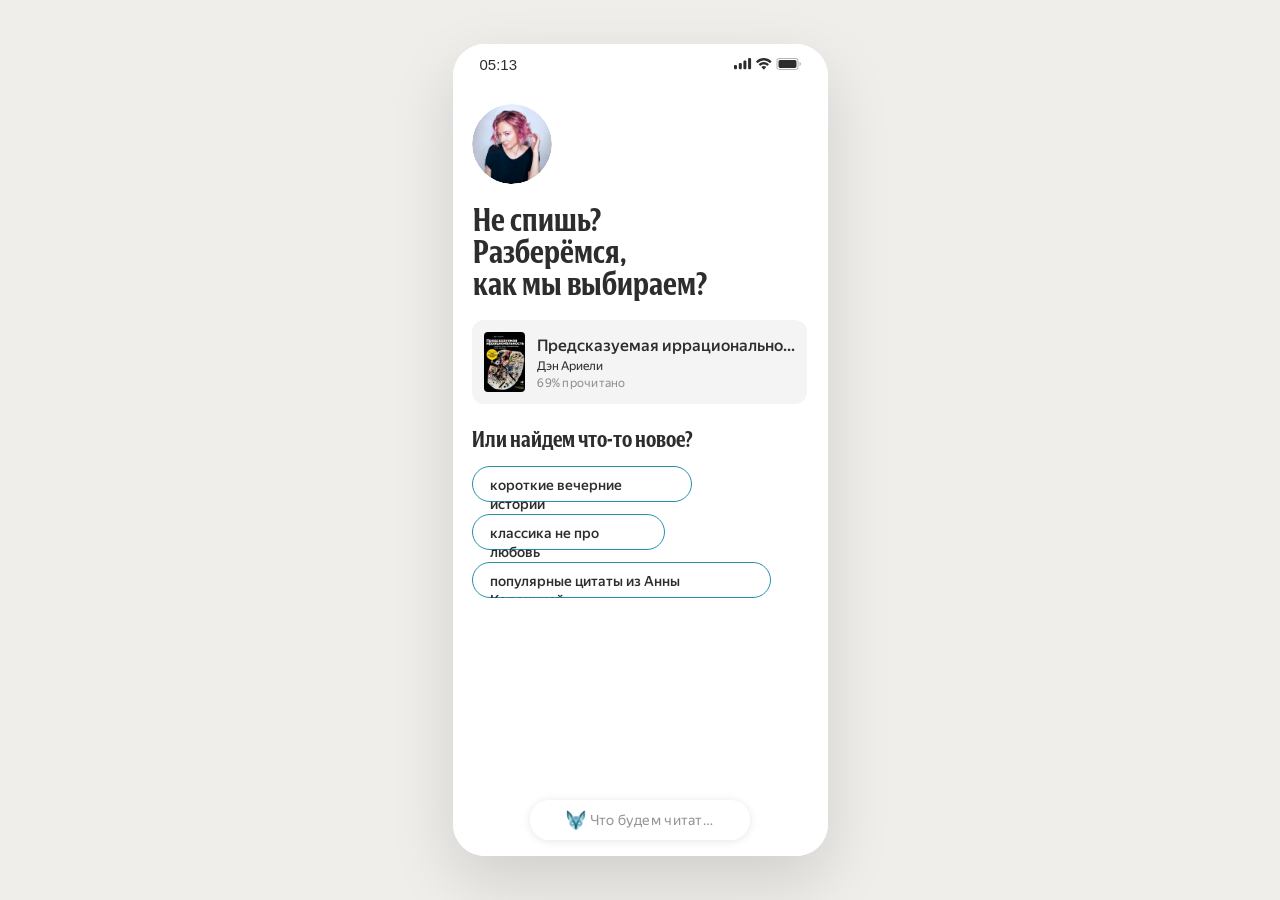
<file: index.html>
<!doctype html><html lang="ru"><meta charset="utf-8"><meta name="viewport" content="width=device-width,initial-scale=1,viewport-fit=cover"><title>Предсказуемая иррациональность — живая лента</title><link rel="stylesheet" href="style.css?v=2e64ebf5f9"><link rel="stylesheet" href="ui-v2.css?v=5c778b6b03"><link rel="stylesheet" href="carousels.css?v=7c44cdc87c">
<link rel="stylesheet" href="refinements.css?v=cc8bafafff"><main class="stage"><aside><div class="eyebrow">ЯНДЕКС КНИГИ · КОНЦЕПТ</div><h1>Чтение<br>одной лентой</h1><p>Книга, вопросы и новые истории — в одном потоке.</p><nav id="scenarios" aria-label="Сценарии прототипа"></nav><small>375 × 812 · листайте внутри экрана<br>Нажмите на текст, чтобы вернуть управление</small><button id="reset" class="reset">Начать заново ↺</button></aside><div id="shell"><div id="phone"><div id="scroll"><div id="feed"></div></div><div id="status"><span>05:13</span><span>▮▮▮ ᯤ ▰</span></div><header id="bookbar"><button id="collapse" aria-label="Свернуть книгу">⌄</button><div><b id="booktitle">Анна Каренина</b><span id="author">Лев Толстой</span></div><button id="settings" aria-label="Настройки чтения">☷</button><button id="more" aria-label="Меню книги">•••</button></header><footer id="footer"><div id="mini" hidden><span><b>Дама с собачкой</b><br>Антон Чехов</span><button id="resume">К чтению</button></div><div id="progress"><i></i></div><div class="controlrow"><button id="spark" class="round" aria-label="Количество ИИ-вставок">✦</button><button id="ask">Что будем читать?</button><div id="audio" hidden><button id="rewind" aria-label="Назад 15 секунд">↶<small>15</small></button><button id="play" aria-label="Пауза">Ⅱ</button><button id="forward" aria-label="Вперёд 30 секунд">↷<small>30</small></button></div></div><div id="context"></div></footer><button id="floating" aria-label="Показать управление">✦</button><div id="shade" hidden></div><section id="sheet" hidden aria-modal="true" role="dialog"><div class="handle"></div><button id="close" aria-label="Закрыть">×</button><div id="sheetbody"></div></section><div id="toast" role="status"></div></div></div><div class="hint">От приветствия — к следующей книге.<br>Все переходы доступны в меню слева.</div></main><script src="data.js?v=bf2fab0e83"></script><script src="app.js?v=64c92fbf1c"></script><link rel="stylesheet" href="nonfic.css?v=c269f0bec8"><script src="controls.js?v=d38571c803"></script><script src="carousels.js?v=aeb7f46ee9"></script><script src="nonfic.js?v=1672e77381"></script></html>
</file>
<file: style.css>
@font-face{font-family:YS;src:url('fonts/YSText.ttf')}@font-face{font-family:YS;src:url('fonts/YSText-Medium.ttf');font-weight:500}@font-face{font-family:Books;src:url('fonts/YSBooks.otf')}@font-face{font-family:Books;src:url('fonts/YSBooks-Semibold.otf');font-weight:600}@font-face{font-family:Literata;src:url('fonts/Literata.ttf');font-weight:100 900}*{box-sizing:border-box}body{margin:0;background:#efeeeb;color:#292929;font-family:YS,Arial,sans-serif}button,input,textarea{font:inherit}button{cursor:pointer;border:0;color:inherit}button:focus-visible{outline:2px solid #008f9b;outline-offset:3px}button:active{transform:scale(.97)}.stage{display:flex;gap:80px;align-items:center;justify-content:center;min-height:100vh;padding:40px}aside{width:270px}.eyebrow{font-size:11px;letter-spacing:1.6px;color:#777}h1{font-family:Books;font-size:46px;line-height:1.05;font-weight:600;margin:26px 0 16px}aside p{color:#777;font-size:15px;line-height:1.45;margin-bottom:26px}nav{display:flex;flex-direction:column;gap:3px}nav button{text-align:left;background:none;padding:9px 12px;border-radius:10px;color:#777;font-size:14px}nav button.active{background:#fff;color:#222}nav button span{display:inline-block;width:25px;font-size:11px;opacity:.5}aside small{display:block;font-size:11px;line-height:1.6;color:#999;margin-top:24px}.reset{background:none;color:#777;padding:18px 0;font-size:12px}#shell{width:375px;height:812px;flex-shrink:0;position:relative;box-shadow:0 25px 65px #0002;border-radius:32px;overflow:hidden}#phone{width:375px;height:812px;background:var(--paper,#fff);position:relative;overflow:hidden;--ink:#303030;color:var(--ink)}#scroll{height:812px;overflow-y:auto;overflow-x:hidden;scrollbar-width:none;overscroll-behavior:contain;touch-action:pan-y}#scroll::-webkit-scrollbar{display:none}#feed{padding-top:40px;padding-bottom:110px}.section{position:relative;width:375px;flex-shrink:0}.node{position:absolute;box-sizing:border-box}.text{white-space:pre-wrap;overflow:visible}.art{object-fit:fill;display:block}.hot{position:absolute;background:transparent;border:0;padding:0;z-index:3}.hot:hover{background:#008b9808;border-radius:10px}#status{height:40px;position:absolute;top:0;left:0;width:375px;background:var(--paper,#fff);display:flex;align-items:center;justify-content:space-between;padding:0 27px;font-family:Arial;font-size:15px;z-index:15}#bookbar{position:absolute;top:40px;left:16px;right:16px;height:50px;display:flex;gap:8px;align-items:center;padding:8px 12px;background:color-mix(in srgb,var(--paper,#fff) 90%,#eee);border-radius:18px;box-shadow:0 1px 10px #0001;z-index:12;transition:transform .24s,opacity .24s}#bookbar button{border-radius:50%;width:32px;height:32px;flex-shrink:0;background:#eaeaea;font-size:20px}#bookbar>div{flex:1;font-size:14px;line-height:18px}#bookbar b{font-weight:500}#bookbar span{display:block;font-size:12px;color:#999}#footer{position:absolute;bottom:0;width:375px;padding:75px 16px 12px;background:linear-gradient(transparent,var(--paper,#fff) 45%);z-index:12;transition:transform .24s,opacity .24s}#footer.home{padding-top:20px}#progress{height:4px;background:#d8d8d8;border-radius:2px;margin:0 0 12px;overflow:hidden}#progress i{display:block;width:55%;height:100%;background:#666}.controlrow{display:flex;align-items:center;gap:8px;height:36px}.round,#audio button{background:#fafafa;border-radius:50%;width:36px;height:36px;box-shadow:0 1px 8px #0001;flex-shrink:0;font-size:22px}#ask{height:36px;border-radius:30px;text-align:left;padding:0 16px;background:#fafafa;box-shadow:0 1px 8px #0001;flex:1;min-width:0;overflow:hidden;text-overflow:ellipsis;white-space:nowrap;font-size:14px;color:#999}#audio{display:flex;gap:8px}#audio[hidden]{display:none}#audio button{position:relative;font-size:22px}#audio small{position:absolute;left:14px;bottom:5px;font-size:7px}#context{font-size:10px;color:#999;text-align:center;margin:12px 0 0;min-height:12px}#context:empty{display:none}#floating{display:none;position:absolute;bottom:35px;left:16px;border-radius:50%;width:44px;height:44px;background:#fafafae8;box-shadow:0 1px 9px #0001;font-size:25px;z-index:11}.hidden-controls #bookbar{transform:translateY(-100px);opacity:0;pointer-events:none}.hidden-controls #footer{transform:translateY(180px);opacity:0;pointer-events:none}.hidden-controls #floating{display:block}#bookbar[hidden]{display:none}#shade{position:absolute;inset:0;background:#0004;z-index:30}#sheet{position:absolute;bottom:0;left:0;width:375px;max-height:700px;overflow:auto;background:var(--paper,#fff);z-index:31;border-radius:24px 24px 0 0;padding:30px 20px 34px;box-shadow:0 -8px 50px #0001}#sheet[hidden],#shade[hidden]{display:none}.handle{position:absolute;top:10px;width:36px;height:4px;background:#ccc;border-radius:3px;left:170px}#close{position:absolute;top:21px;right:16px;background:#f1f1f1;border-radius:50%;font-size:24px;width:32px;height:32px}#sheet h2{font-family:Books;font-size:28px;font-weight:600;margin:8px 30px 20px 0}#sheet h3{font-weight:500;font-size:16px;margin:24px 0 12px}#sheet p{font-size:14px;line-height:1.5;color:#777}#sheet input[type=range]{width:100%;accent-color:#555}#sheet textarea{width:100%;min-height:90px;resize:vertical;border:1px solid #ddd;border-radius:16px;background:var(--paper,#fff);color:inherit;padding:14px;outline-color:#008b98}#sheet .pill{background:#f2f2f2;padding:12px 16px;border-radius:24px;margin:4px 4px 4px 0;font-size:14px}.primary{background:#303030;color:#fff;border-radius:24px;width:100%;padding:14px;margin-top:16px}.sheet-row{display:flex;gap:8px;align-items:center;justify-content:space-between;margin:16px 0}.sheet-row button{border-radius:12px;padding:12px;flex:1;background:#f3f3f3}.sheet-row button.selected{outline:2px solid #555}#toast{position:absolute;left:25px;right:25px;bottom:170px;border-radius:18px;background:#303030ee;color:#fff;text-align:center;padding:12px;font-size:13px;z-index:40;opacity:0;pointer-events:none;transition:opacity .2s}#toast.on{opacity:1}#mini{background:#f5f5f5;border-radius:18px;padding:12px;font-size:12px;display:flex;justify-content:space-between;margin-bottom:12px}#mini[hidden]{display:none}#mini button{padding:8px 12px;border-radius:20px;background:white}.hint{position:absolute;bottom:16px;right:24px;font-size:11px;color:#aaa;line-height:1.5}.reply{padding:20px 20px 24px;background:#f4f4f4;margin:16px 20px;border-radius:18px;width:335px;font-size:15px;line-height:1.5;position:relative}.reply h3{font-family:Books;font-size:24px;margin:0 0 12px}.reply small{color:#008b98}.reply button{background:white;border-radius:22px;padding:10px 14px;margin-top:12px}.rating{display:flex;gap:8px;position:absolute;left:36px;top:137px;z-index:6}.rating button{font-size:29px;background:transparent;color:#bbb;padding:0;width:40px}.rating button.chosen{color:#eaba3b}.reader p{margin:0 20px 24px;font-family:Literata,Georgia,serif;font-size:21px;line-height:31px}.reader{padding-top:20px;height:auto!important;min-height:0!important;padding-bottom:8px}@media(max-width:800px){.stage{gap:24px;padding:20px}aside{width:200px}.hint{display:none}}@media(max-width:620px){.stage{display:block;padding:0;min-height:100dvh;background:white}aside{display:none}#shell{border-radius:0;box-shadow:none;margin:0 auto}body{background:white}}@media(prefers-reduced-motion:reduce){*{scroll-behavior:auto!important;transition:none!important}}
 #densityInline{margin:-34px 0 0 44px;height:66px;position:relative}#densityInline[hidden]{display:none}#densityInline input{width:299px;height:22px;accent-color:#666;background:#eee}#densityInline p{color:#008b98;margin:14px 0 0;font-size:11px;text-align:center}#ask[hidden]{display:none}
#morning{height:610px;position:relative}#morning[hidden]{display:none}#morning h2{font:600 32px/32px Books;margin:20px 20px 24px}#morning h3{font:600 22px Books;margin:20px}.shelf{overflow-x:auto;scrollbar-width:none;height:192px;margin-left:20px;width:355px}.shelf img{height:192px;width:1024px;max-width:none;cursor:pointer}.shelf-labels{display:flex;gap:20px;margin:8px 20px;font-size:12px}.shelf-labels span{width:130px;flex-shrink:0}
@media(min-width:621px){body{overflow:hidden}.stage{height:100dvh;min-height:0;padding:20px}aside{max-height:calc(100dvh - 40px);overflow:auto;scrollbar-width:none}}.reader p{font-optical-sizing:none}
.shelf img{width:auto}.section .art{object-fit:fill}#morning .shelf img{width:auto}
.rating{left:60px;top:151px;gap:4px}.rating button{width:48px;height:48px;font-size:43px;line-height:48px}
</file>
<file: ui-v2.css>
/* Exact source geometry: 375×812, panels at x16, 343px wide. */
:root{--elements:#2d2d2d;--elements50:rgba(45,45,45,.5);--elements5:rgba(45,45,45,.05);--glass:rgba(255,255,255,.7)}
#phone{color:var(--elements)}.glass,#bookbar,#mini{background:var(--glass);border:0;box-shadow:0 1px 10px rgba(0,0,0,.1),inset .4px .4px .8px rgba(255,255,255,.5);backdrop-filter:blur(24px) saturate(1.08);-webkit-backdrop-filter:blur(24px) saturate(1.08)}
.ui-icon{display:block;width:auto;height:auto;flex-shrink:0;pointer-events:none}button .ui-icon{max-width:20px;max-height:20px}button:active{transform:none}.hot:hover{background:transparent}
#bookbar{height:50px;left:16px;right:16px;top:40px;border-radius:16px;padding:9px 12px;gap:8px;color:var(--elements)}#bookbar button{display:flex;align-items:center;justify-content:center;padding:6px;width:32px;height:32px;background:#eaeaea;border-radius:1000px}#bookbar #collapse{margin-right:4px}#bookbar .book-label{flex:1;min-width:0;font-size:14px;line-height:17px;letter-spacing:.14px}#bookbar .book-label b{display:block;font-weight:500;white-space:nowrap;overflow:hidden;text-overflow:ellipsis}#bookbar .book-label span{font-size:12px;line-height:14px;letter-spacing:.24px;color:var(--elements50);margin-top:2px}#bookbar .header-spacer{width:32px;flex:0 0 32px}
#footer,#footer.home{position:absolute;bottom:0;height:160px;padding:0;background:linear-gradient(179.7527deg,rgba(255,255,255,0) .50067%,#fff 45.051%);pointer-events:none;overflow:visible}#footer button,#footer input,#footer form,#footer #densityInline{pointer-events:auto}#footer .controlrow{position:absolute;left:16px;right:16px;bottom:43px;height:36px;display:flex;gap:8px;align-items:center}#footer .round,#audio button{width:36px;height:36px;border-radius:1000px;display:flex;align-items:center;justify-content:center;position:relative;padding:8px;flex-shrink:0;box-shadow:0 1px 10px #0000001a}#footer .round[hidden]{display:none}
#queryForm{display:flex;align-items:center;justify-content:center;gap:8px;height:36px;min-width:0;flex:1;border-radius:1000px;padding:9px 16px;position:relative}#queryForm[hidden]{display:none}#ask{background:transparent!important;box-shadow:none!important;border:0;border-radius:0;display:block;width:100%;height:18px;min-height:0;padding:0!important;font:400 14px/17px YS,Arial,sans-serif;letter-spacing:.28px;text-align:center;color:var(--elements);outline:none!important;flex:1;min-width:0;white-space:nowrap;text-overflow:ellipsis}#ask::placeholder{color:var(--elements50);opacity:1}#ask:focus{text-align:left}#discoverySpark{display:flex;align-items:center;justify-content:center;width:16px;height:16px;flex-shrink:0}#discoverySpark .ui-icon{width:16px;height:16px}#discoverySpark[hidden]{display:none}#sendInline{background:var(--elements);color:white;width:24px;height:24px;border-radius:50%;padding:0;font:19px/24px Arial;flex-shrink:0;margin-right:-10px}#sendInline[hidden]{display:none}
#audio{display:flex;gap:8px}#audio[hidden]{display:none}#audio small{font:800 8px/10px YS;position:absolute;color:#22201f;top:19px;bottom:auto}#rewind small{left:8px}#forward small{left:18px}#context{position:absolute;left:16px;bottom:16px;width:343px;height:15px;font:400 11px/15px YS;letter-spacing:0;margin:0;text-align:center;color:var(--elements50)}#context:empty{display:none}
#progress{position:absolute;left:16px;right:16px;bottom:90px;height:4px;margin:0;background:linear-gradient(to right,#666 var(--progress,55%),#d8d8d8 var(--progress,55%));border-radius:2px;overflow:visible;pointer-events:auto;z-index:3}#progress[hidden]{display:none}#seek{display:block;position:absolute;left:0;top:-8px;width:343px;height:20px;margin:0;padding:0;appearance:none;-webkit-appearance:none;background:transparent;border:none;cursor:pointer;outline:none}#seek::-webkit-slider-runnable-track{height:4px;background:transparent;border-radius:2px}#seek::-webkit-slider-thumb{appearance:none;-webkit-appearance:none;width:12px;height:12px;margin-top:-4px;border:0;border-radius:50%;background:transparent;transition:background .12s;cursor:grab}#progress:hover #seek::-webkit-slider-thumb,#progress.dragging #seek::-webkit-slider-thumb,#seek:focus-visible::-webkit-slider-thumb{background:#666}#seek::-moz-range-track{background:transparent;height:4px}#seek::-moz-range-thumb{width:12px;height:12px;border:0;border-radius:50%;background:transparent}#progress:hover #seek::-moz-range-thumb,#progress.dragging #seek::-moz-range-thumb{background:#666}
#footer #densityInline{margin:0;position:relative;display:block;flex:1;width:299px;height:36px;border-radius:1000px;padding:8px}#footer #densityInline[hidden]{display:none}.density-track{position:absolute;inset:8px;border-radius:20px;background:var(--elements5);overflow:hidden}.density-track #densityFill{height:20px;width:100%;background:linear-gradient(90deg,rgba(45,45,45,.35),#777);border-radius:20px 0 0 20px}.density-track>img{position:absolute;left:23px;top:4px;width:auto;height:auto;pointer-events:none}#densityInline input{appearance:none;-webkit-appearance:none;position:absolute;inset:0;width:299px;height:36px;background:transparent;margin:0;padding:0 8px;border-radius:1000px;outline:none;cursor:pointer}#densityInline input::-webkit-slider-runnable-track{background:transparent;height:20px}#densityInline input::-webkit-slider-thumb{appearance:none;-webkit-appearance:none;height:24px;width:24px;border:0;border-radius:50%;background:#fff;box-shadow:0 1px 10px #0000001a;margin-top:-2px}#densityInline input::-moz-range-track{background:transparent;height:20px}#densityInline input::-moz-range-thumb{height:24px;width:24px;border:0;border-radius:50%;background:#fff;box-shadow:0 1px 10px #0000001a}#context.density-caption{color:#027d88;bottom:14px}
#phone.home-mode .controlrow{height:40px;bottom:16px;left:77.5px;right:77.5px}#phone.home-mode #queryForm{height:40px;width:220px;flex:none;padding:9px 16px}#phone.home-mode #ask{flex:0 1 auto;width:128px}#phone.home-mode #spark{display:none}#phone.home-mode #discoverySpark{display:flex}
#mini{position:absolute;bottom:68px;left:16px;width:343px;height:64px;border-radius:16px;display:flex;align-items:center;gap:12px;padding:10px 12px;margin:0;text-align:left}#mini[hidden]{display:none}#miniCover{width:29.334px;height:44px;border-radius:6px;object-fit:cover;flex-shrink:0}.mini-title{display:flex;flex:1;min-width:0;flex-direction:column;gap:2px;white-space:nowrap;overflow:hidden}.mini-title b{font-size:14px;line-height:17px;letter-spacing:.14px;font-weight:500;overflow:hidden;text-overflow:ellipsis}.mini-title small{font-size:12px;line-height:14px;letter-spacing:.24px;color:var(--elements50)}.mini-spacer{flex:0 0 8px}.mini-cta{display:flex;align-items:center;justify-content:center;height:32px;background:#2d2d2d;color:#fff;font:500 14px/17px YS;white-space:nowrap;border-radius:1000px;padding:0 16px;flex-shrink:0}
#discovery{position:absolute;left:0;top:40px;width:375px;height:772px;background:#fff;z-index:5;overflow:hidden;color:#2d2d2d}#discovery[hidden]{display:none}.discovery-avatar{position:absolute;left:20px;top:20px;width:64px;height:64px;object-fit:cover;border-radius:50%}#discovery h2{position:absolute;left:20px;top:104px;margin:0;width:335px;font:600 32px/32px Books;letter-spacing:0}#discovery h3{position:absolute;left:20px;top:456px;margin:0;font:500 22px/26px Books}.discovery-recs,.discovery-saved{position:absolute;left:0;top:188px;width:375px;overflow-x:auto;scrollbar-width:none}.discovery-saved{top:494px}.discovery-columns{display:flex;gap:8px;padding:0 20px;width:max-content}.discovery-book{padding:0;background:none;display:flex;flex-direction:column;gap:8px;width:128px;flex-shrink:0;text-align:left;color:#2d2d2d}.discovery-book>img{width:128px;height:192px;border-radius:8px;object-fit:cover}.discovery-book>span{width:120px;font:500 14px/17px YS;letter-spacing:.14px}.discovery-mode #floating{display:none}
#floating{width:36px;height:36px;bottom:43px;padding:8px}#phone.hidden-controls:not(.editing) #floating{display:flex;align-items:center;justify-content:center}#phone.hidden-controls.editing #bookbar,#phone.hidden-controls.editing #footer{transform:none;opacity:1;pointer-events:auto}
#iosKeyboard{position:absolute;left:0;bottom:0;width:375px;height:291px;background:#d1d5db;z-index:20;font-family:-apple-system,BlinkMacSystemFont,'Arial',sans-serif;padding:39px 3px 0;box-shadow:0 -.5px 0 #0002;user-select:none}#iosKeyboard[hidden]{display:none}.keyboard-accessory{height:31px;position:absolute;left:0;right:0;top:0;background:#eceef0;display:flex;justify-content:flex-end;align-items:center;padding-right:15px}.keyboard-accessory button{background:none;color:#606469;font:22px Arial;padding:0 6px}.key-row{display:flex;justify-content:center;gap:5px;margin-bottom:11px;height:42px}.key-row button{display:flex;align-items:center;justify-content:center;flex:1;min-width:0;max-width:37px;background:#fff;color:#111;border-radius:5px;box-shadow:0 1px 0 #85888e;font:23px Arial;padding:0}.key-row.row-1{padding:0 8px;gap:5px}.key-row.row-2{gap:5px}.key-row button.modifier{background:#aeb3bd;font-size:21px;flex:1.3;max-width:43px}.key-row.bottom-row{height:42px;margin-top:0;margin-bottom:0}.bottom-row button.modifier{font-size:15px}.bottom-row .language{font-size:23px}.bottom-row button.space{flex:4;max-width:none;font-size:16px}.bottom-row button.return{max-width:none;flex:2.3;background:#aeb3bd;font-size:13px}.keyboard-bottom{display:flex;align-items:center;justify-content:space-between;padding:13px 17px 0;color:#222;font-size:22px}.home-indicator{position:absolute;bottom:8px;left:120px;width:135px;height:5px;border-radius:3px;background:#111}.editing #footer{bottom:291px;z-index:21}.editing #mini{display:none}.editing #footer .controlrow{left:16px;right:16px;height:36px;bottom:16px}.editing #queryForm{width:auto!important;flex:1!important;height:36px!important}.editing #ask{width:100%!important;flex:1!important;text-align:left}.editing #context{display:none}.editing #discoverySpark{display:none!important}.editing #footer #spark{display:flex}.editing #floating{display:none!important}
.native-ios.editing #footer{bottom:var(--native-keyboard-height,0px)}
#sendInline{display:none!important}
@font-face{font-family:Books;src:url('fonts/YSBooks-Medium.otf');font-weight:500}@font-face{font-family:YS;src:url('fonts/YSText-Heavy.ttf');font-weight:800}#status .text{font-family:-apple-system,BlinkMacSystemFont,Arial,sans-serif!important;font-weight:500!important;letter-spacing:-.165px}
.density-track #densityFill{background:#2d2d2d}
.density-ticks{position:absolute;inset:0;pointer-events:none}.density-ticks span{position:absolute;top:6px;width:1px;height:8px;border-radius:.5px;background:#c9c9c9}.density-ticks.filled-ticks{clip-path:inset(0 calc(100% - var(--density,100%)) 0 0)}.filled-ticks span{background:#fff}
.hidden-controls.density-mode #footer{transform:none;opacity:1;pointer-events:none}.hidden-controls.density-mode #floating{display:none!important}
/* A single, stationary sparkle button; the other controls animate behind it. */
.hidden-controls.density-mode #footer{transform:translateY(180px);opacity:0;pointer-events:none}
.hidden-controls.density-mode #footer:has(#densityInline:not([hidden])){transform:none;opacity:1}
#spark.persistent-spark{position:absolute;left:16px;bottom:43px;width:36px;height:36px;border-radius:1000px;padding:8px;display:flex;align-items:center;justify-content:center;z-index:16;transition:bottom .24s;box-shadow:0 1px 10px #0000001a}
#spark.persistent-spark[hidden],.home-mode #spark.persistent-spark{display:none}.spark-space{width:36px;height:36px;flex:0 0 36px}.home-mode .spark-space{display:none}
#iosKeyboard{height:217px;padding:8px 3px}.keyboard-accessory,.keyboard-bottom,.home-indicator{display:none!important}#iosKeyboard>.key-row:last-child{margin-bottom:0}
.editing #footer{bottom:217px}.editing #spark.persistent-spark{bottom:233px}.native-ios.editing #spark.persistent-spark{bottom:calc(var(--native-keyboard-height,0px) + 16px)}
</file>
<file: carousels.css>
.horizontal-carousel{overflow-x:auto!important;overflow-y:hidden!important;scrollbar-width:none;overscroll-behavior-x:contain;cursor:grab;touch-action:pan-x pan-y;user-select:none}.horizontal-carousel::-webkit-scrollbar{display:none}.horizontal-carousel.is-dragging,.horizontal-carousel.is-dragging *{cursor:grabbing!important}.horizontal-carousel img{user-select:none;-webkit-user-drag:none}.clickable-source{cursor:pointer}
.hero-carousel{display:flex;gap:12px;align-items:start}.hero-item{display:flex;flex:0 0 60px;align-items:center;flex-direction:column;gap:6px;width:60px;height:80px;border:0;padding:0;background:none;color:#2d2d2d}.hero-item img{display:block;width:60px;height:60px;min-width:60px;border-radius:50%;object-fit:cover;overflow:hidden}.hero-item span{font:500 12px/14px YS;letter-spacing:.12px;text-align:center;white-space:nowrap}
.cinema-heading{position:absolute;left:20px;top:20px;margin:0;font:500 22px/26px Books;color:#2d2d2d}
.books-section>h3{position:absolute;left:20px;top:20px;margin:0;font:500 22px/26px Books;color:#2d2d2d}.book-carousel{position:absolute;left:0;top:58px;width:375px;display:flex;gap:8px;padding:0 20px;height:284px;align-items:start}.book-option{display:flex;flex:0 0 128px;width:128px;flex-direction:column;gap:8px;border:0;background:none;padding:0;text-align:left;color:#2d2d2d}.book-option img{width:128px;height:192px;object-fit:cover;border-radius:8px;display:block}.book-option span{width:120px;font:500 14px/16px YS;letter-spacing:.14px}
</file>
<file: refinements.css>
.stage>aside,.stage>.hint{display:none}.stage{justify-content:center;gap:0}#headerMask{position:absolute;left:0;right:0;top:0;height:56px;background:var(--paper,#fff);z-index:11;pointer-events:none}#headerMask[hidden]{display:none}#rewind:disabled{opacity:.5;cursor:default;pointer-events:none}.carousel-tail{pointer-events:none}
#discovery{overflow-y:auto;overflow-x:hidden;scrollbar-width:none;padding:20px 0 170px;display:flex;flex-direction:column;align-items:stretch}#discovery[hidden]{display:none}#discovery .discovery-avatar{position:static;flex:0 0 64px;margin:0 0 0 20px}#discovery h3{position:static;margin:20px 20px 8px;font:500 22px/26px Books;flex:none}#discovery .discovery-shelf{display:flex;gap:8px;padding:0 20px;width:375px;flex:none;align-items:flex-start;box-sizing:border-box}#discovery .discovery-book{border:0;flex:0 0 128px}#discovery .discovery-book>span{white-space:pre-line;display:-webkit-box;-webkit-line-clamp:3;-webkit-box-orient:vertical;overflow:hidden;line-height:17px;height:51px}#discovery .started-shelf{gap:7px}.started-book{display:flex;align-items:center;flex:0 0 225.5px;width:225.5px;height:74.3px;gap:10.6px;padding:10.6px;background:#f4f4f4;border:0;border-radius:10.6px;text-align:left;color:#2d2d2d}.started-book>img{width:36.3px;height:53.1px;object-fit:cover;flex:none}.started-book>span{display:flex;flex-direction:column;min-width:0;gap:1px}.started-book b{font:500 14.15px/17px YS;white-space:nowrap;overflow:hidden;text-overflow:ellipsis}.started-book small{font:400 10.6px/13px YS;white-space:nowrap}.started-progress{color:#999}#mini{bottom:72px}
/* One viewport spans the screen; content padding belongs to the items. */
#discovery h3{margin-top:32px}#discovery .discovery-avatar+h3{margin-top:20px}#discovery .discovery-book>span{width:128px}.cover-frame{position:relative;display:block!important;flex:none;width:128px!important;height:192px!important;border-radius:8px;overflow:hidden}.cover-frame img{display:block;width:100%;height:100%;object-fit:cover;border-radius:inherit}.cover-frame.light-cover:after{content:'';position:absolute;inset:0;background:rgba(0,0,0,.05);pointer-events:none}.book-intro{padding:48px 20px 24px}.book-intro h2{margin:0 0 8px;font:600 28px/34px Books}.book-intro p{margin:0;font:400 14px/17px YS;color:#999}
#footer .controlrow{transition:left .3s ease,right .3s ease,bottom .3s ease,height .3s ease,gap .3s ease}#queryForm{transition:width .3s ease,height .3s ease,padding .3s ease}#spark.persistent-spark{transition:left .3s ease,bottom .3s ease,opacity .24s ease}#phone.home-mode #spark.persistent-spark{display:flex;left:83.5px;bottom:18px;box-shadow:none;background:transparent;backdrop-filter:none;-webkit-backdrop-filter:none}#phone.home-mode #spark.persistent-spark .ui-icon{width:16px;height:16px}#phone.home-mode #discoverySpark{visibility:hidden}#phone.editing #spark.persistent-spark{left:16px;bottom:233px;background:var(--glass);box-shadow:0 1px 10px #0000001a}#phone.editing #spark.persistent-spark .ui-icon{width:20px;height:20px}#phone.discovery-mode #spark.persistent-spark[hidden]{display:flex}.native-ios.editing #spark.persistent-spark{bottom:calc(var(--native-keyboard-height,0px) + 16px)!important}#scroll{touch-action:pan-x pan-y}
#phone:not(.home-mode) #queryForm{flex:none;width:255px}#phone:not(.home-mode).audio-mode #queryForm{width:167px}#phone.editing #queryForm{flex:none!important;width:299px!important}#phone:not(.home-mode) #queryForm[hidden]{display:none}#startAudio,#audio{animation:controls-appear .24s ease}@keyframes controls-appear{from{opacity:0}to{opacity:1}}
/* Book opening typography: 4079:21634 / 4108:3182 and 4109:3187. */
.book-intro,.book-heading{padding:20px;color:#2d2d2d}.book-intro{padding-top:48px}.book-title-author{display:flex;flex-direction:column;gap:8px}.book-intro h2,.book-heading h2{font:600 32px/32px Books!important;margin:0!important;text-align:left;white-space:nowrap}.book-author{font:400 20px/20px Books}.book-chapter{font:400 14px/15px YS;color:rgba(45,45,45,.5);margin-top:12px}
#rewind:disabled{opacity:.3;pointer-events:auto;cursor:default}
/* Open keyboard: 4109:3193, adapted to the Russian key layout. */
#iosKeyboard{height:290px;padding:8px 3px;background:#d1d3d9;box-shadow:none;backdrop-filter:blur(54px)}#iosKeyboard .key-row{height:42px;gap:6px;margin-bottom:12px}#iosKeyboard .key-row button{font:400 22px/28px -apple-system,BlinkMacSystemFont,Arial,sans-serif;letter-spacing:.35px;border-radius:4.6px;box-shadow:0 1px 0 #0000004d}#iosKeyboard .row-1{padding:0 8px}#iosKeyboard .icon-key{flex:0 0 42px;max-width:42px;background:transparent;box-shadow:none;padding:0}#iosKeyboard .icon-key .ui-icon{width:42px;height:43px;max-width:none;max-height:none}#iosKeyboard .bottom-row{margin-top:12px;margin-bottom:0;gap:6px}#iosKeyboard .bottom-row>button{font-size:16px;line-height:21px;letter-spacing:-.32px;background:white}#iosKeyboard .bottom-row>.modifier,#iosKeyboard .bottom-row>.return{flex:0 0 91px;max-width:91px}#iosKeyboard .bottom-row>.space{flex:1;max-width:none;font-size:22px;line-height:28px;letter-spacing:.35px}.keyboard-tools{position:absolute;left:31px;right:31px;top:235px;display:flex;align-items:start;justify-content:space-between}.keyboard-tools button{width:27px;height:27px;padding:0;background:none}.keyboard-tools button .ui-icon{width:27px;height:27px;max-width:none;max-height:none}.keyboard-tools>span{width:19px;height:28px}.keyboard-indicator{position:absolute;bottom:8px;left:120.5px;width:134px;height:5px;background:#22201f;border-radius:100px}
#keyboardSend{display:none;height:36px;padding:0 16px;border-radius:1000px;background:#2d2d2d;color:white;flex:none;font:500 14px/17px YS;letter-spacing:.14px}#phone.editing #keyboardSend{display:block}#phone.editing #footer{bottom:259px}#phone.editing #footer .controlrow{bottom:43px}#phone.editing #spark.persistent-spark{bottom:302px}#phone.editing #queryForm{width:186px!important;flex:1!important}#phone.editing #context{display:none}.native-ios.editing #footer{bottom:var(--native-keyboard-height,0px)!important}.native-ios.editing #footer .controlrow{bottom:16px}.native-ios.editing #spark.persistent-spark{bottom:calc(var(--native-keyboard-height,0px) + 16px)!important}
#phone.editing #footer{bottom:290px}#phone.editing #footer .controlrow{bottom:12px}#phone.editing #spark.persistent-spark{z-index:22}
/* The keyboard and the complete question bar travel as one stack. */
#footer{transition:bottom .32s cubic-bezier(.22,.7,.25,1),transform .24s,opacity .24s,clip-path .32s;clip-path:inset(-40px -20px 0)}#phone.editing #footer{bottom:259px;clip-path:inset(-40px -20px 31px)}#phone.editing #footer .controlrow{bottom:43px}#spark.persistent-spark{transition:left .32s cubic-bezier(.22,.7,.25,1),bottom .32s cubic-bezier(.22,.7,.25,1),opacity .24s}#phone.editing #spark.persistent-spark{bottom:302px}#iosKeyboard,#iosKeyboard[hidden]{display:block;transform:translateY(100%);visibility:hidden;transition:transform .32s cubic-bezier(.22,.7,.25,1),visibility 0s .32s;pointer-events:none}#phone.editing #iosKeyboard{transform:translateY(0);visibility:visible;transition-delay:0s;pointer-events:auto}.native-ios #iosKeyboard{display:none!important}
#footer .controlrow{gap:0}#queryForm{margin-left:8px;transition:width .32s cubic-bezier(.22,.7,.25,1),padding .32s,height .32s}#phone.editing #queryForm{flex:none!important;width:186px!important}#phone.home-mode:not(.editing) #queryForm{margin-left:0}#densityInline{margin-left:8px!important}#startAudio,#audio{margin-left:8px;transition:width .24s,max-width .24s,opacity .18s,margin .24s,padding .24s}#phone.editing #startAudio,#phone.editing #startAudio[hidden],#phone.editing #audio,#phone.editing #audio[hidden]{display:flex!important;width:0;max-width:0;opacity:0;padding:0;overflow:hidden;margin-left:0;pointer-events:none}#keyboardSend{display:block;width:0;max-width:0;padding:0;opacity:0;overflow:hidden;white-space:nowrap;pointer-events:none;transition:width .24s,max-width .24s,padding .24s,margin .24s,opacity .18s}#phone.editing #keyboardSend{width:105px;max-width:105px;padding:0 16px;margin-left:8px;opacity:1;pointer-events:auto;transition-delay:.04s}#context,#progress{transition:opacity .18s}#phone.editing #context{display:block;opacity:0;pointer-events:none}#phone.editing #progress[hidden]{display:block;opacity:0;pointer-events:none}#ask{caret-color:#2d2d2d}
.native-ios.editing #footer{bottom:calc(var(--native-keyboard-height,290px) - 31px)!important}.native-ios.editing #footer .controlrow{bottom:43px!important}.native-ios.editing #spark.persistent-spark{bottom:calc(var(--native-keyboard-height,290px) + 12px)!important}
#phone.editing #progress #seek{pointer-events:none}
#phone.home-mode.editing .spark-space{display:block}
/* Editing contains only the empty input/caret and the Send button. */
#phone.editing #spark.persistent-spark{opacity:0;visibility:hidden;pointer-events:none}#phone.editing #discoverySpark{display:none!important}.spark-space{transition:width .24s,flex-basis .24s}#phone.editing .spark-space{width:0;flex-basis:0}#phone.editing #queryForm{width:230px!important;margin-left:0}
/* Lumen's original 24px head, with the source image's slight vertical overshoot. */
.lumen-head{position:relative;display:block;width:24px;height:24px;flex:none;pointer-events:none}.lumen-head img{position:absolute;left:50%;top:-2.5%;width:auto;height:106.25%;aspect-ratio:1;max-width:none;transform:translateX(-50%);object-fit:cover}#spark.persistent-spark{padding:6px}#phone.home-mode #spark.persistent-spark .lumen-head,#discoverySpark .lumen-head{width:20px;height:20px}#discoverySpark{width:20px;height:20px}.adaptation-action{width:max-content!important;display:flex;align-items:center;justify-content:center;padding:0 16px}
.player-space{flex:0 0 36px;width:36px;height:36px;margin-left:8px;transition:width .24s,flex-basis .24s,margin .24s}.audio-mode .player-space{width:124px;flex-basis:124px}.home-mode .player-space,.density-mode .player-space{display:none}#phone.editing .player-space{width:0;flex-basis:0;margin-left:0}
#audioDock{position:absolute;right:16px;bottom:43px;width:36px;height:36px;z-index:17;transition:width .24s,opacity .24s,transform .24s}#audioDock #audio,#audioDock #audio[hidden]{display:flex;position:absolute;right:0;top:0;width:124px;height:36px;gap:8px;margin:0;opacity:0;pointer-events:none;transition:opacity .18s}#audioDock #audio button{transition:transform .24s,opacity .18s}#audioDock #rewind{transform:translateX(88px)}#audioDock #play{transform:translateX(44px)}#audioDock #startAudio,#audioDock #startAudio[hidden]{display:flex;position:absolute;right:0;top:0;width:36px;height:36px;margin:0;padding:8px;align-items:center;justify-content:center;border-radius:1000px;opacity:1;pointer-events:auto;transition:opacity .18s .08s,transform .24s}#audioDock #startAudio .ui-icon{max-width:20px;max-height:20px}.audio-mode #audioDock{width:124px}.audio-mode #audioDock #audio{opacity:1;pointer-events:auto}.audio-mode #audioDock #audio button{transform:none}.audio-mode #audioDock #startAudio{opacity:0;pointer-events:none;transform:scale(.8);transition-delay:0s}.hidden-controls #audioDock{transform:translateY(180px);opacity:0;pointer-events:none}.hidden-controls.audio-mode #audioDock{transform:none;opacity:1;pointer-events:auto}.hidden-controls:not(.audio-mode) #audioDock #startAudio{pointer-events:none}#phone.home-mode #audioDock,#phone.editing #audioDock,#phone.density-mode #audioDock{opacity:0;visibility:hidden;pointer-events:none}#audioDock[aria-hidden="true"]{pointer-events:none}
[data-node="4079:21842"] .lumen-head{width:16px;height:16px}
/* Only the feed scrolls; off-screen keyboard content cannot scroll the phone shell. */
#phone,#shell{overflow:clip}
#audioDock #audio[aria-hidden="true"] button{pointer-events:none}
/* A disabled rewind fades out only while the reading panels are hidden. */
#phone.hidden-controls.audio-mode #audioDock #rewind:disabled{opacity:0;pointer-events:none}#audioDock #rewind{transition:transform .24s,opacity .2s}
/* Compact discovery field: a single centered head + placeholder group. */
#phone.home-mode:not(.editing) #spark.persistent-spark{opacity:0;visibility:hidden;pointer-events:none}#phone.home-mode:not(.editing) #discoverySpark{visibility:visible;display:flex;width:20px;height:20px}#phone.home-mode:not(.editing) #queryForm{gap:4px;justify-content:center}#phone.home-mode:not(.editing) #ask{flex:0 0 125px;width:125px;text-align:left}.context-action .text{font:500 14px/19px YS!important}
/* Pausing preserves hidden panels; only the collapsed Play button remains until scroll. */
#phone.hidden-controls.paused-dock #audioDock{transform:none;opacity:1;pointer-events:auto}#phone.hidden-controls.paused-dock #audioDock #startAudio{pointer-events:auto}
/* The standalone paused Play button fades in place on the next scroll. */
#phone.hidden-controls.paused-dock-origin #audioDock{transform:none}
/* Book captions determine shelf height, including after fonts finish loading. */
.books-section{height:auto!important;min-height:0!important;padding:20px 0 24px}.books-section>h3{position:static;margin:0 20px 12px}.books-section>.book-carousel{position:static;height:auto!important;padding-bottom:3px}.book-option>span:not(.cover-frame){flex:none;display:block;height:auto;max-height:none;overflow:visible}
</file>
<file: nonfic.css>
.source-image{display:block;width:100%;height:100%;object-fit:cover;border-radius:inherit}.source-vector{display:block;max-width:none}.source-action{cursor:pointer}.source-action:focus-visible{outline:2px solid #008f9b;outline-offset:3px}.source-action.selected-choice{box-shadow:inset 0 0 0 1.5px #258fac;background:#e6f0f2!important}.saved-action{box-shadow:inset 0 0 0 2px #258fac}.reader[hidden],.section[hidden]{display:none!important}.reader p{white-space:pre-wrap}.original-reader{padding-top:20px}.stage>aside{display:none}#feed{padding-bottom:0}#status img{width:67px;height:11.5px}#recapPanel{position:absolute;z-index:12;left:16px;right:16px;top:98px;height:46px;padding:9px 12px 9px 16px;border-radius:16px;display:flex;align-items:center;justify-content:space-between;font:400 16px/21px YS;transition:transform .24s,opacity .24s}#recapPanel[hidden]{display:none}.hidden-controls #recapPanel{transform:translateY(-160px);opacity:0;pointer-events:none}#recapToggle{width:46px;height:28px;border-radius:20px;background:#2d2d2d;padding:2px;display:flex;justify-content:flex-end;transition:background .2s}#recapToggle span{width:24px;height:24px;background:#fff;border-radius:50%;box-shadow:0 3px 8px #0002;transition:transform .2s}#recapToggle[aria-checked=false]{background:#e9e9eb}#recapToggle[aria-checked=false] span{transform:translateX(-18px)}#bookbar .header-spacer{display:none}#bookbar .book-label{max-width:203px}#bookbar b{white-space:nowrap;overflow:hidden;text-overflow:ellipsis}#mini .mini-title{max-width:191px}#context{white-space:nowrap;overflow:hidden;text-overflow:ellipsis;font-size:10px}#discovery{padding:0 0 170px;gap:0}#discovery>.section{flex:none}.video-player{display:block;width:335px;height:189px;border:0;border-radius:12px}.video-link{display:block;color:#007e8a;margin-top:16px;font-size:14px}.horizontal-carousel{touch-action:pan-x pan-y;scrollbar-width:none;overflow-x:auto!important;overflow-y:hidden!important;overscroll-behavior-x:contain}.horizontal-carousel::-webkit-scrollbar{display:none}#phone [contenteditable=true]{outline:none;cursor:text}#phone [contenteditable=true]:focus{box-shadow:0 1px 0 #258fac}#phone .glass{background:rgba(255,255,255,.7)}

[data-node="4169:20368"]{white-space:nowrap;overflow:hidden;text-overflow:ellipsis}

.source-book-link{color:inherit;text-decoration:none;display:block}#phone{background:var(--paper,#fff)}

@font-face{font-family:Literata;src:url('fonts/Literata-Italic.ttf');font-style:italic;font-weight:100 900}.reader{padding-bottom:20px}.reader p:last-child{margin-bottom:0}

/* Content replacement must not trigger the browser’s scroll anchoring. */
#scroll,#feed{overflow-anchor:none}
/* Chart labels, tracks and values occupy separate columns in every row. */
:is([data-node="4184:20646"],[data-node="4184:20647"],[data-node="4184:20676"],[data-node="4184:20682"]){display:grid;grid-template-columns:74px minmax(0,1fr) 25px;column-gap:10px;align-items:center}
:is([data-node="4184:20646"],[data-node="4184:20647"],[data-node="4184:20676"],[data-node="4184:20682"])>.text{position:static!important;width:auto!important}
:is([data-node="4184:20646"],[data-node="4184:20647"],[data-node="4184:20676"],[data-node="4184:20682"])>.node:not(.text){position:relative!important;left:auto!important;top:auto!important;width:auto!important;height:12px!important}
[data-node="4176:4424"],[data-node="4184:20650"],[data-node="4184:20679"],[data-node="4184:20685"]{left:0!important;top:0!important;width:100%!important;height:12px!important}
/* Updated subscription choices: flexible label and a right-aligned price. */
:is([data-node="4176:4360"],[data-node="4176:4363"],[data-node="4176:4366"]){display:flex;align-items:flex-start;gap:8px;padding:14px 12px}
:is([data-node="4176:4360"],[data-node="4176:4363"],[data-node="4176:4366"])>.text{position:static!important}
:is([data-node="4176:4360"],[data-node="4176:4363"],[data-node="4176:4366"])>.text:first-child{flex:1;min-width:0;width:auto!important}
:is([data-node="4176:4360"],[data-node="4176:4363"],[data-node="4176:4366"])>.text:last-child{flex:0 0 48px;text-align:right!important}
/* Figma 4204:21048: a single 343 × 95 glass header. */
#bookbar{height:95px;display:flex;flex-direction:column;gap:8px;padding:9px 12px;justify-content:center;align-items:center}
#bookbar[hidden]{display:none}
#bookbar>.header-main-row{display:flex;align-items:center;gap:28px;width:319px;flex:none}
.header-book-info{display:flex;align-items:center;gap:12px;flex:1;min-width:0}
#bookbar #collapse{margin:0}
#bookbar .book-label{flex:1;min-width:0;max-width:none}
#bookbar .header-actions{display:flex;align-items:center;justify-content:flex-end;gap:8px;flex:none}
.header-divider{display:block;flex:none;width:319px;height:1px}
#bookbar>#recapPanel{position:static;width:315px;height:28px;flex:none;padding:0;display:flex;gap:8px;border-radius:0;background:none;box-shadow:none;backdrop-filter:none;-webkit-backdrop-filter:none;transform:none;transition:none}
#bookbar>#recapPanel[hidden]{display:none}
#recapPanel>span{flex:1;min-width:0}
#bookbar #recapToggle{width:46px;height:28px;flex:0 0 46px;padding:2px;background:#2d2d2d}
#bookbar #recapToggle[aria-checked=false]{background:#e9e9eb}
#bookbar #recapPanel>span{font:400 16px/21px YS;color:#2d2d2d}
#bookbar #recapToggle{justify-content:flex-end;align-items:center;border-radius:20px}
#bookbar>#recapPanel{opacity:1}
/* Current Figma header: 70% white surface, without an opaque layer below it. */
#bookbar{background:rgba(255,255,255,.7);backdrop-filter:none;-webkit-backdrop-filter:none;box-shadow:0 1px 5px rgba(0,0,0,.1)}
#headerMask{height:40px}
.nonfic-intro{display:flex;flex-direction:column;align-items:flex-start;justify-content:flex-end;gap:12px;padding:20px 20px 0}
.nonfic-intro>.node{position:static!important;flex:none;width:max-content!important}
.nonfic-intro>[data-node="4182:20481"]{height:auto!important;width:335px!important;display:flex;flex-direction:column;gap:8px}
.nonfic-intro>[data-node="4182:20481"]>.text{position:static!important}
.summary-label{display:flex;align-items:center;gap:8px;flex:none;height:16px;font:400 14px/15px YS;color:#027d88;white-space:nowrap}
.summary-label[hidden]{display:none}
.summary-label .lumen-head{width:16px;height:16px;overflow:hidden}
/* Frosted glass obscures the text; the corner mask stays outside its surface. */
#bookbar{background:rgba(255,255,255,.7);backdrop-filter:blur(24px) saturate(1.08);-webkit-backdrop-filter:blur(24px) saturate(1.08)}
#headerMask{height:56px;clip-path:path('M0 0H375V56H359Q359 40 343 40H32Q16 40 16 56H0Z')}
/* Memo cards use the source's 12px gaps and mixed-weight paragraphs. */
.memo-card{display:flex;flex-direction:column;gap:12px;padding:16px 20px 20px}
.memo-card>.node{position:static!important;width:220px!important;flex:none;height:auto!important}
.memo-card>.text:first-child{height:36px!important;font:500 30px/36px Books}
.memo-card>.node>.text{position:static!important;height:auto!important;width:220px!important}
.memo-rich{white-space:normal;font:400 15px/21px YS!important}
.memo-rich p{margin:0 0 21px;font:inherit}
.memo-rich p:last-child{margin-bottom:0}
.memo-rich strong{font-weight:500}
/* Quote cards grow with editable text and retain the source's minimum geometry. */
.quote-section{height:auto!important;padding:20px}
.quote-panel{position:relative!important;left:auto!important;top:auto!important;width:335px!important;height:auto!important;min-height:356px;display:flex;flex-direction:column;gap:16px;padding:16px 0}
.quote-panel>.text{position:static!important;align-self:center}
.quote-viewport{position:static!important;width:335px!important;height:auto!important}
.quote-viewport>.horizontal-carousel{position:static!important;height:auto!important;align-items:stretch}
.quote-card{height:auto!important;min-height:230px;display:flex;flex-direction:column;gap:12px;padding:20px 16px}
.quote-card>.text{position:static!important;flex:none;width:235px!important;height:auto!important;min-height:0;overflow-wrap:break-word}
.quote-card>.text:nth-child(2){min-height:116px!important}
.quote-save{position:static!important;align-self:center;flex:none}
/* Books numeral glyphs extend below their line box; do not crop the row. */
[data-node="4177:4472"],[data-node="4177:4475"],[data-node="4177:4478"]{overflow:visible!important}
.quote-section>.node{display:block;position:static!important;width:335px!important;height:auto!important;overflow:visible!important}
.quote-save{position:relative!important;left:auto!important;top:auto!important}
/* The original book flows around optional editorial inserts. */
.original-reader{padding:20px 0!important}
.original-text-segment.reader{display:flow-root;padding:0!important}
.original-text-segment.reader p{margin:0 20px 24px}
.original-text-segment:last-child p{margin-bottom:0}
.original-inset{display:block;width:375px;margin:0;padding:0 20px 24px}
.original-inset[hidden]{display:none}
.original-inset-card{display:flex;flex-direction:column;gap:12px;padding:16px;background:rgba(45,45,45,.05);border-radius:16px;color:#2d2d2d}
.original-inset-label{font:500 11px/15px YS;letter-spacing:1px;color:#85817e}
.original-inset h3{margin:0;font:600 22px/26px Books}
.original-inset p,.original-inset li{margin:0;font:400 15px/21px YS}
.original-inset ol{display:flex;flex-direction:column;gap:12px;margin:0;padding-left:20px}
.original-inset-action{align-self:flex-start;padding:8px 16px;border:.5px solid #258fac;border-radius:1000px;background:transparent;font:500 14px/19px YS}
.original-reflection{color:#027d88}
.original-reflection[hidden]{display:none}
.original-inset p,.original-inset li{color:#2d2d2d}
.original-inset .original-reflection{color:#027d88}
/* The book starts on the next screen instead of peeking above the home composer. */
[data-id="4182:20480"]{margin-top:128px}
/* The persistent Lumen button stays painted above its glass surface. */
#phone.hidden-controls:not(.home-mode):not(.editing) #spark.persistent-spark{display:flex;opacity:1;visibility:visible;pointer-events:auto;transform:none}
#spark.persistent-spark{isolation:isolate}
#spark.persistent-spark .lumen-head{z-index:1;opacity:1;visibility:visible;transform:translateZ(0)}
#spark.persistent-spark .lumen-head img{opacity:1;visibility:visible}

.quote-text-target{border-radius:3px;transition:background-color .4s}.quote-text-target.quote-highlight{background:rgba(37,143,172,.13)}
</file>
